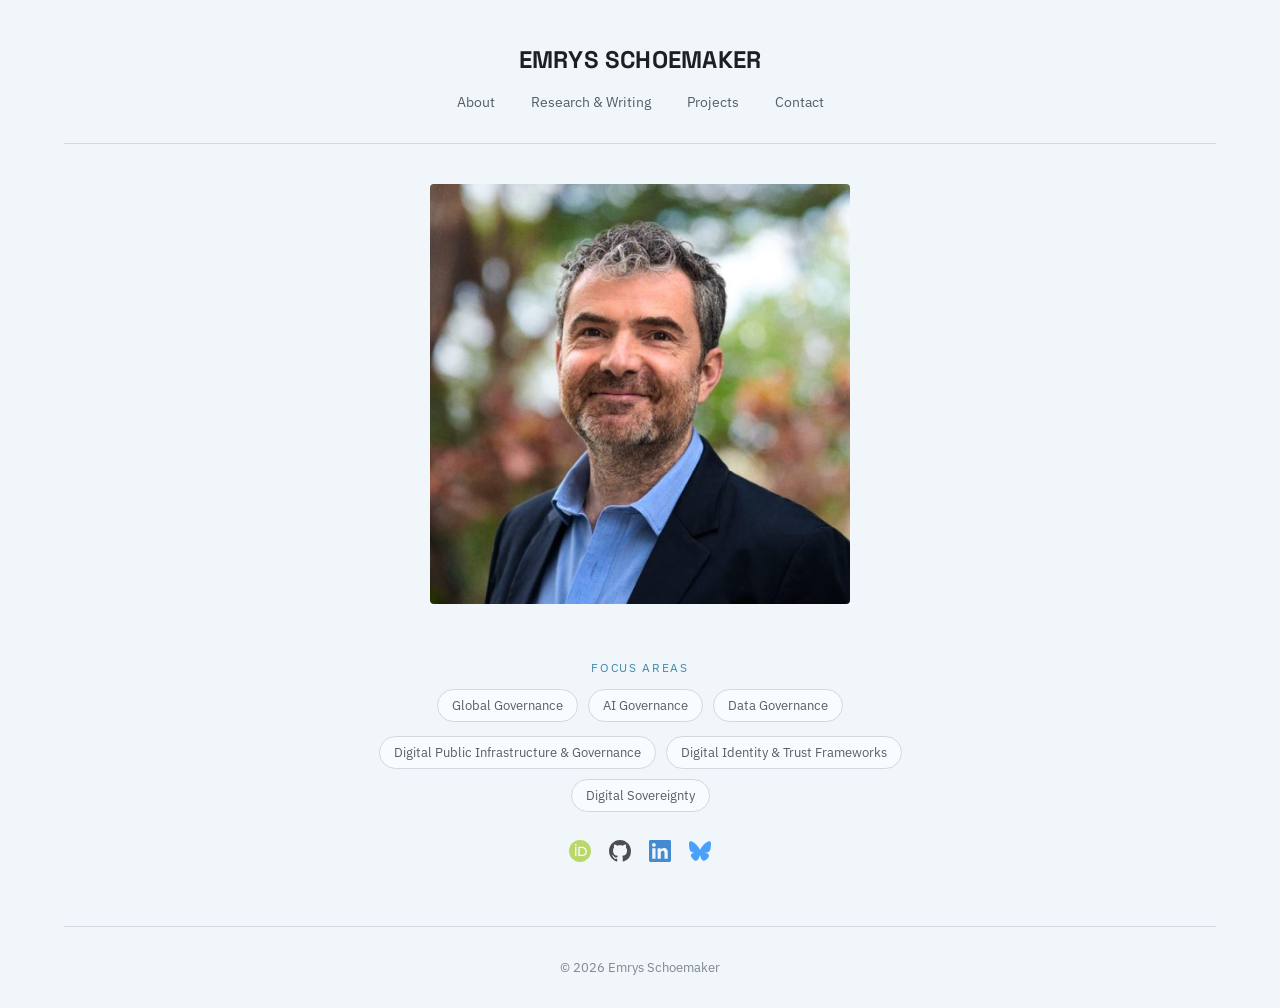
<file: index.html>
<!doctype html>
<html lang="en">
<head>
<meta charset="utf-8">
<meta name="viewport" content="width=device-width, initial-scale=1">
<title>Emrys Schoemaker</title>
<meta name="description" content="Emrys Schoemaker — researcher and practitioner working on digital governance, digital identity, and AI policy for the Global Majority.">
<link rel="canonical" href="https://emrysschoemaker.com/">
<link rel="icon" type="image/svg+xml" href="assets/img/favicon.svg">

<meta property="og:type" content="profile">
<meta property="og:site_name" content="Emrys Schoemaker">
<meta property="og:title" content="Emrys Schoemaker">
<meta property="og:description" content="Researcher and practitioner working on digital governance, digital identity, and AI policy for the Global Majority.">
<meta property="og:url" content="https://emrysschoemaker.com/">
<meta property="og:image" content="https://emrysschoemaker.com/assets/img/portrait.jpg">
<meta name="twitter:card" content="summary">
<meta name="twitter:title" content="Emrys Schoemaker">
<meta name="twitter:description" content="Researcher and practitioner working on digital governance, digital identity, and AI policy for the Global Majority.">
<meta name="twitter:image" content="https://emrysschoemaker.com/assets/img/portrait.jpg">

<script type="application/ld+json">
{
  "@context": "https://schema.org",
  "@type": "Person",
  "name": "Emrys Schoemaker",
  "url": "https://emrysschoemaker.com/",
  "image": "https://emrysschoemaker.com/assets/img/portrait.jpg",
  "jobTitle": "Executive Director, Global Digital Governance Lab",
  "description": "Researcher and practitioner working on digital governance, digital identity, and AI policy for the Global Majority.",
  "sameAs": [
    "https://orcid.org/0000-0001-6457-9435",
    "https://github.com/Emrys-S",
    "https://www.linkedin.com/in/emrysschoemaker/",
    "https://bsky.app/profile/emrys.eurosky.social"
  ]
}
</script>

<link rel="preconnect" href="https://fonts.googleapis.com">
<link rel="stylesheet" href="https://fonts.googleapis.com/css2?family=Space+Grotesk:wght@500;600;700&family=IBM+Plex+Sans:wght@400;500;600&family=IBM+Plex+Mono:wght@400;500&display=swap">
<link rel="stylesheet" href="assets/css/style.css">
</head>
<body>
<div class="page">
  <header class="site-header">
    <div class="wordmark"><a href="index.html">EMRYS SCHOEMAKER</a></div>
    <nav class="site-nav">
      <a href="about.html">About</a>
      <a href="research.html">Research &amp; Writing</a>
      <a href="projects.html">Projects</a>
      <a href="contact.html">Contact</a>
    </nav>
  </header>

  <main>
    <div class="portrait">
      <img src="assets/img/portrait.jpg" alt="Portrait of Emrys Schoemaker">
    </div>

    <div class="bio">
      <div class="focus-areas">
        <div class="eyebrow">Focus areas</div>
        <div class="tag-row">
          <div class="tag">Global Governance</div>
          <div class="tag">AI Governance</div>
          <div class="tag">Data Governance</div>
        </div>
        <div class="tag-row">
          <div class="tag">Digital Public Infrastructure &amp; Governance</div>
          <div class="tag">Digital Identity &amp; Trust Frameworks</div>
          <div class="tag">Digital Sovereignty</div>
        </div>
      </div>

      <div class="social-links">
        <a href="https://orcid.org/0000-0001-6457-9435" aria-label="ORCID"><img src="assets/img/icons/orcid.svg" alt="ORCID" width="22" height="22"></a>
        <a href="https://github.com/Emrys-S" aria-label="GitHub"><img src="assets/img/icons/github.svg" alt="GitHub" width="22" height="22"></a>
        <a href="https://www.linkedin.com/in/emrysschoemaker/" aria-label="LinkedIn"><img src="assets/img/icons/linkedin.svg" alt="LinkedIn" width="22" height="22"></a>
        <a href="https://bsky.app/profile/emrys.eurosky.social" aria-label="Bluesky"><img src="assets/img/icons/bluesky.svg" alt="Bluesky" width="22" height="22"></a>
      </div>
    </div>
  </main>

  <footer class="site-footer">
    &copy; <span id="year"></span> Emrys Schoemaker
  </footer>
</div>
<script src="assets/js/main.js"></script>
<script data-goatcounter="https://emrys.goatcounter.com/count"
        async src="//gc.zgo.at/count.js"></script>
</body>
</html>
</file>
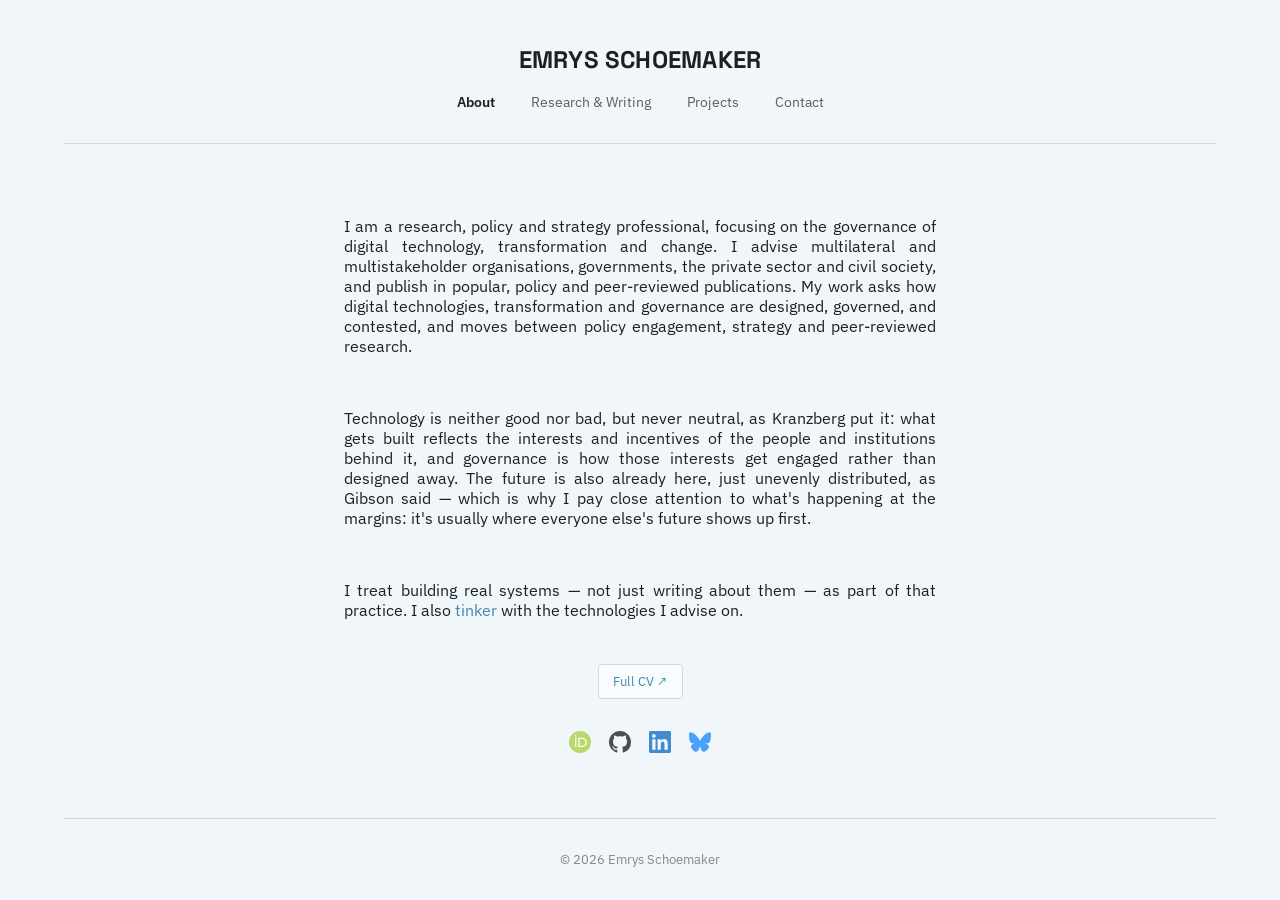
<file: about.html>
<!doctype html>
<html lang="en">
<head>
<meta charset="utf-8">
<meta name="viewport" content="width=device-width, initial-scale=1">
<title>About — Emrys Schoemaker</title>
<meta name="description" content="Emrys Schoemaker — researcher and practitioner working on digital governance, digital identity, and AI policy for the Global Majority.">
<link rel="canonical" href="https://emrysschoemaker.com/about.html">
<link rel="icon" type="image/svg+xml" href="assets/img/favicon.svg">

<meta property="og:type" content="profile">
<meta property="og:site_name" content="Emrys Schoemaker">
<meta property="og:title" content="About — Emrys Schoemaker">
<meta property="og:description" content="Researcher and practitioner working on digital governance, digital identity, and AI policy for the Global Majority.">
<meta property="og:url" content="https://emrysschoemaker.com/about.html">
<meta property="og:image" content="https://emrysschoemaker.com/assets/img/portrait.jpg">
<meta name="twitter:card" content="summary">
<meta name="twitter:title" content="About — Emrys Schoemaker">
<meta name="twitter:description" content="Researcher and practitioner working on digital governance, digital identity, and AI policy for the Global Majority.">
<meta name="twitter:image" content="https://emrysschoemaker.com/assets/img/portrait.jpg">

<link rel="preconnect" href="https://fonts.googleapis.com">
<link rel="stylesheet" href="https://fonts.googleapis.com/css2?family=Space+Grotesk:wght@500;600;700&family=IBM+Plex+Sans:wght@400;500;600&family=IBM+Plex+Mono:wght@400;500&display=swap">
<link rel="stylesheet" href="assets/css/style.css">
</head>
<body>
<div class="page">
  <header class="site-header">
    <div class="wordmark"><a href="index.html">EMRYS SCHOEMAKER</a></div>
    <nav class="site-nav">
      <a href="about.html" aria-current="page">About</a>
      <a href="research.html">Research &amp; Writing</a>
      <a href="projects.html">Projects</a>
      <a href="contact.html">Contact</a>
    </nav>
  </header>

  <main>
    <div class="about-bio">
      <div class="bio-text">
        <p>
          I am a research, policy and strategy professional, focusing on the governance of
          digital technology, transformation and change. I advise multilateral and
          multistakeholder organisations, governments, the private sector and civil society,
          and publish in popular, policy and peer-reviewed publications. My work asks how
          digital technologies, transformation and governance are designed, governed, and
          contested, and moves between policy engagement, strategy and peer-reviewed research.
        </p>
        <p>
          Technology is neither good nor bad, but never neutral, as Kranzberg put it: what gets
          built reflects the interests and incentives of the people and institutions behind it, and
          governance is how those interests get engaged rather than designed away. The future is
          also already here, just unevenly distributed, as Gibson said &mdash; which is why I pay
          close attention to what's happening at the margins: it's usually where everyone else's
          future shows up first.
        </p>
        <p>
          I treat building real systems &mdash; not just writing about them &mdash; as part of
          that practice. I also <a href="projects.html#building-heading">tinker</a> with the
          technologies I advise on.
        </p>
      </div>

      <a href="https://www.linkedin.com/in/emrysschoemaker/" class="cv-link">Full CV &#8599;</a>

      <div class="social-links">
        <a href="https://orcid.org/0000-0001-6457-9435" aria-label="ORCID"><img src="assets/img/icons/orcid.svg" alt="ORCID" width="22" height="22"></a>
        <a href="https://github.com/Emrys-S" aria-label="GitHub"><img src="assets/img/icons/github.svg" alt="GitHub" width="22" height="22"></a>
        <a href="https://www.linkedin.com/in/emrysschoemaker/" aria-label="LinkedIn"><img src="assets/img/icons/linkedin.svg" alt="LinkedIn" width="22" height="22"></a>
        <a href="https://bsky.app/profile/emrys.eurosky.social" aria-label="Bluesky"><img src="assets/img/icons/bluesky.svg" alt="Bluesky" width="22" height="22"></a>
      </div>
    </div>
  </main>

  <footer class="site-footer">
    &copy; <span id="year"></span> Emrys Schoemaker
  </footer>
</div>
<script src="assets/js/main.js"></script>
<script data-goatcounter="https://emrys.goatcounter.com/count"
        async src="//gc.zgo.at/count.js"></script>
</body>
</html>
</file>
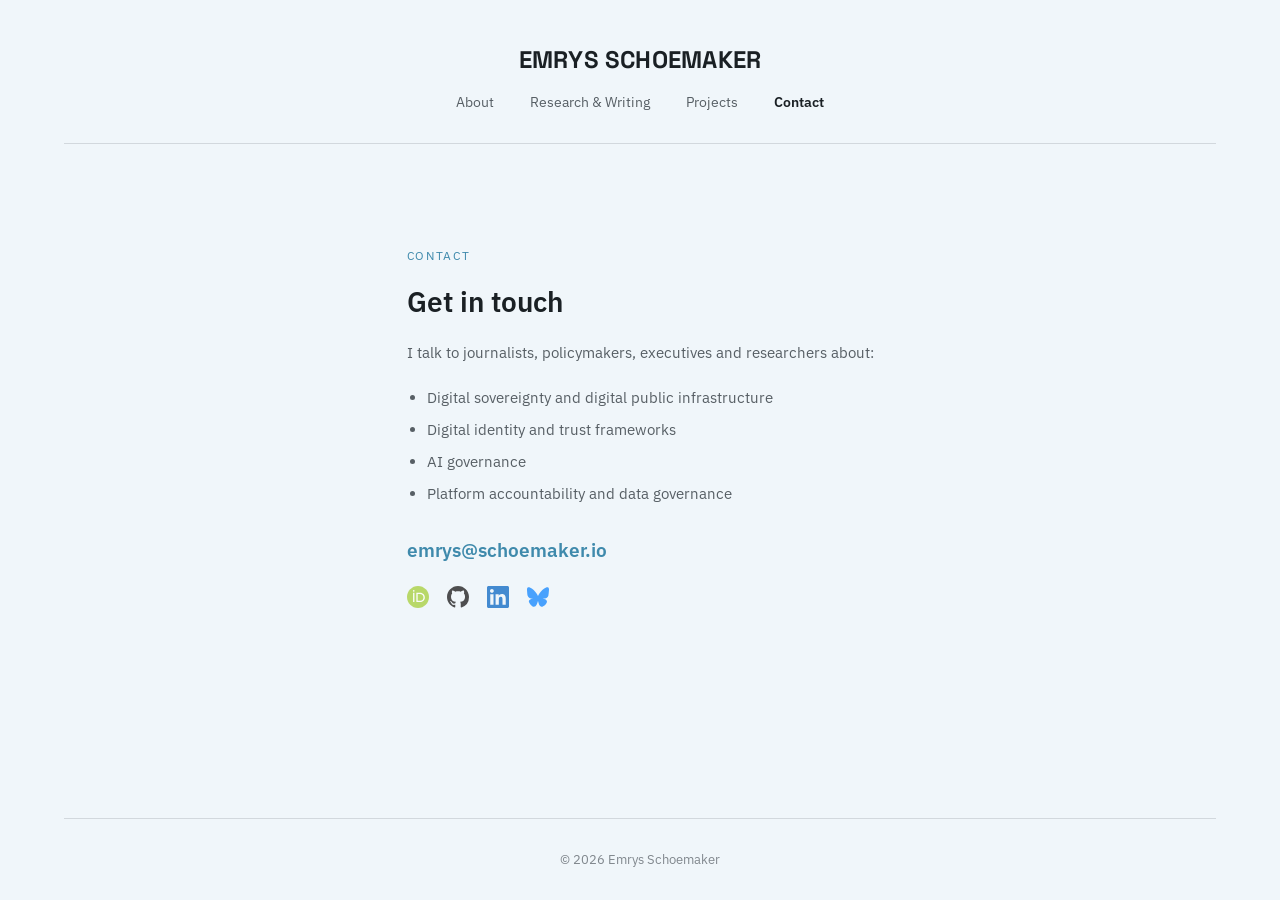
<file: contact.html>
<!doctype html>
<html lang="en">
<head>
<meta charset="utf-8">
<meta name="viewport" content="width=device-width, initial-scale=1">
<title>Contact — Emrys Schoemaker</title>
<meta name="description" content="Get in touch with Emrys Schoemaker about digital sovereignty, digital identity, AI governance, and platform accountability.">
<link rel="canonical" href="https://emrysschoemaker.com/contact.html">
<link rel="icon" type="image/svg+xml" href="assets/img/favicon.svg">

<meta property="og:type" content="website">
<meta property="og:site_name" content="Emrys Schoemaker">
<meta property="og:title" content="Contact — Emrys Schoemaker">
<meta property="og:description" content="Get in touch with Emrys Schoemaker about digital sovereignty, digital identity, AI governance, and platform accountability.">
<meta property="og:url" content="https://emrysschoemaker.com/contact.html">
<meta property="og:image" content="https://emrysschoemaker.com/assets/img/portrait.jpg">
<meta name="twitter:card" content="summary">
<meta name="twitter:title" content="Contact — Emrys Schoemaker">
<meta name="twitter:description" content="Get in touch with Emrys Schoemaker about digital sovereignty, digital identity, AI governance, and platform accountability.">
<meta name="twitter:image" content="https://emrysschoemaker.com/assets/img/portrait.jpg">

<link rel="preconnect" href="https://fonts.googleapis.com">
<link rel="stylesheet" href="https://fonts.googleapis.com/css2?family=Space+Grotesk:wght@500;600;700&family=IBM+Plex+Sans:wght@400;500;600&display=swap">
<link rel="stylesheet" href="assets/css/style.css">
</head>
<body>
<div class="page">
  <header class="site-header">
    <div class="wordmark"><a href="index.html">EMRYS SCHOEMAKER</a></div>
    <nav class="site-nav">
      <a href="about.html">About</a>
      <a href="research.html">Research &amp; Writing</a>
      <a href="projects.html">Projects</a>
      <a href="contact.html" aria-current="page">Contact</a>
    </nav>
  </header>

  <main class="contact-wrap">
    <div class="contact-card">
      <div class="eyebrow">Contact</div>
      <h1>Get in touch</h1>

      <p>
        I talk to journalists, policymakers, executives and researchers about:
      </p>

      <ul class="contact-list">
        <li>Digital sovereignty and digital public infrastructure</li>
        <li>Digital identity and trust frameworks</li>
        <li>AI governance</li>
        <li>Platform accountability and data governance</li>
      </ul>

      <a href="mailto:emrys@schoemaker.io" class="contact-email">emrys@schoemaker.io</a>

      <div class="social-links">
        <a href="https://orcid.org/0000-0001-6457-9435" aria-label="ORCID"><img src="assets/img/icons/orcid.svg" alt="ORCID" width="22" height="22"></a>
        <a href="https://github.com/Emrys-S" aria-label="GitHub"><img src="assets/img/icons/github.svg" alt="GitHub" width="22" height="22"></a>
        <a href="https://www.linkedin.com/in/emrysschoemaker/" aria-label="LinkedIn"><img src="assets/img/icons/linkedin.svg" alt="LinkedIn" width="22" height="22"></a>
        <a href="https://bsky.app/profile/emrys.eurosky.social" aria-label="Bluesky"><img src="assets/img/icons/bluesky.svg" alt="Bluesky" width="22" height="22"></a>
      </div>
    </div>
  </main>

  <footer class="site-footer">
    &copy; <span id="year"></span> Emrys Schoemaker
  </footer>
</div>
<script src="assets/js/main.js"></script>
<script data-goatcounter="https://emrys.goatcounter.com/count"
        async src="//gc.zgo.at/count.js"></script>
</body>
</html>
</file>
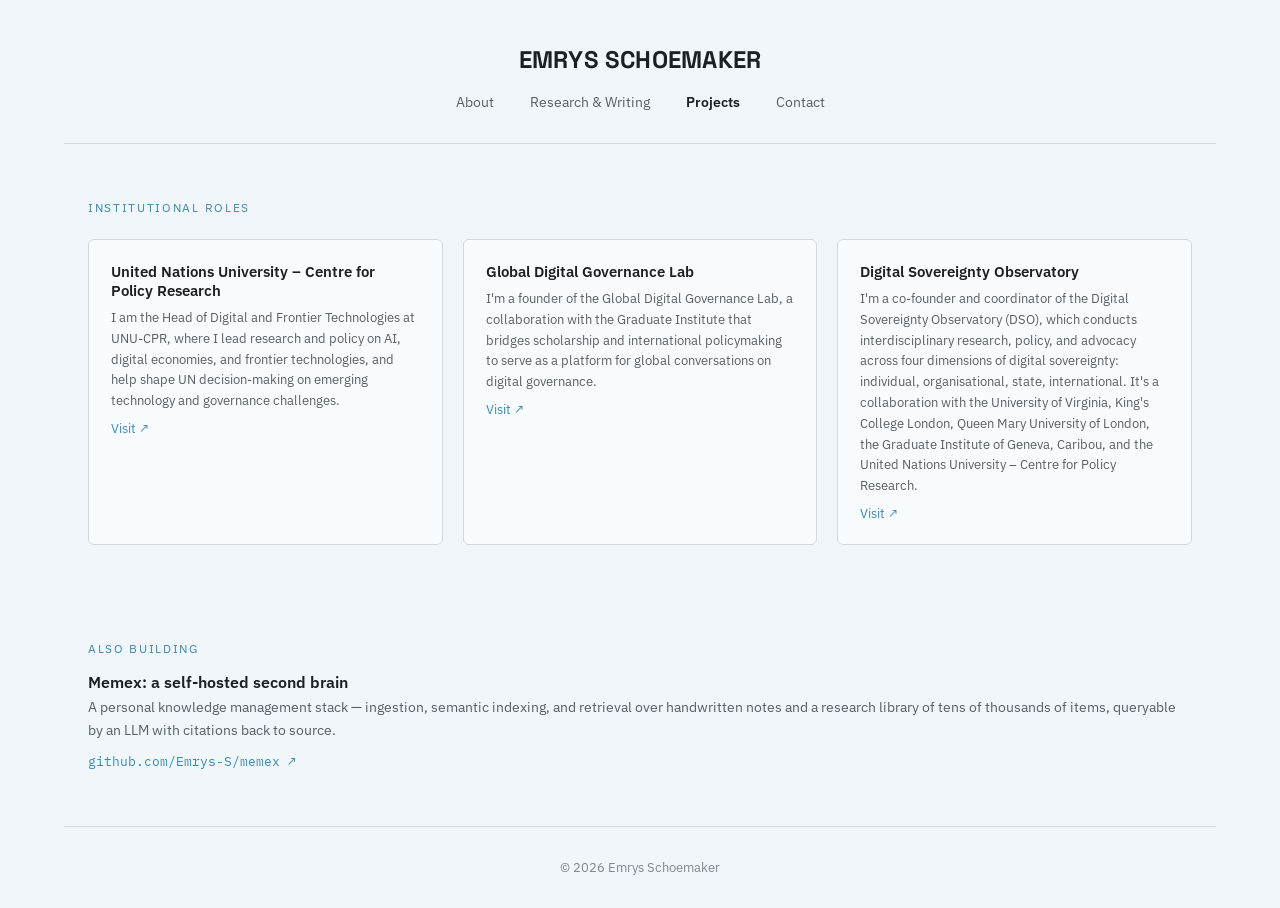
<file: projects.html>
<!doctype html>
<html lang="en">
<head>
<meta charset="utf-8">
<meta name="viewport" content="width=device-width, initial-scale=1">
<title>Projects — Emrys Schoemaker</title>
<meta name="description" content="Institutional roles and projects of Emrys Schoemaker, including the memex self-hosted research infrastructure.">
<link rel="canonical" href="https://emrysschoemaker.com/projects.html">
<link rel="icon" type="image/svg+xml" href="assets/img/favicon.svg">

<meta property="og:type" content="website">
<meta property="og:site_name" content="Emrys Schoemaker">
<meta property="og:title" content="Projects — Emrys Schoemaker">
<meta property="og:description" content="Institutional roles and projects of Emrys Schoemaker, including the memex self-hosted research infrastructure.">
<meta property="og:url" content="https://emrysschoemaker.com/projects.html">
<meta property="og:image" content="https://emrysschoemaker.com/assets/img/portrait.jpg">
<meta name="twitter:card" content="summary">
<meta name="twitter:title" content="Projects — Emrys Schoemaker">
<meta name="twitter:description" content="Institutional roles and projects of Emrys Schoemaker, including the memex self-hosted research infrastructure.">
<meta name="twitter:image" content="https://emrysschoemaker.com/assets/img/portrait.jpg">

<link rel="preconnect" href="https://fonts.googleapis.com">
<link rel="stylesheet" href="https://fonts.googleapis.com/css2?family=Space+Grotesk:wght@500;600;700&family=IBM+Plex+Sans:wght@400;500;600&family=IBM+Plex+Mono:wght@400;500&display=swap">
<link rel="stylesheet" href="assets/css/style.css">
</head>
<body>
<div class="page">
  <header class="site-header">
    <div class="wordmark"><a href="index.html">EMRYS SCHOEMAKER</a></div>
    <nav class="site-nav">
      <a href="about.html">About</a>
      <a href="research.html">Research &amp; Writing</a>
      <a href="projects.html" aria-current="page">Projects</a>
      <a href="contact.html">Contact</a>
    </nav>
  </header>

  <main class="section-pad">

    <section aria-labelledby="engagements-heading">
      <div class="eyebrow" id="engagements-heading" style="margin-bottom:24px;">Institutional Roles</div>
      <div class="engagement-grid">

        <div class="engagement-card">
          <h3>United Nations University &ndash; Centre for Policy Research</h3>
          <p>I am the Head of Digital and Frontier Technologies at UNU-CPR, where I lead
          research and policy on AI, digital economies, and frontier technologies, and help
          shape UN decision-making on emerging technology and governance challenges.</p>
          <a href="https://unu.edu/cpr/about/emrys-schoemaker" class="entry-link">Visit &#8599;</a>
        </div>

        <div class="engagement-card">
          <h3>Global Digital Governance Lab</h3>
          <p>I'm a founder of the Global Digital Governance Lab, a collaboration with the
          Graduate Institute that bridges scholarship and international policymaking to serve
          as a platform for global conversations on digital governance.</p>
          <a href="https://gdglab.ch/" class="entry-link">Visit &#8599;</a>
        </div>

        <div class="engagement-card">
          <h3>Digital Sovereignty Observatory</h3>
          <p>I'm a co-founder and coordinator of the Digital Sovereignty Observatory (DSO),
          which conducts interdisciplinary research, policy, and advocacy across four
          dimensions of digital sovereignty: individual, organisational, state, international.
          It's a collaboration with the University of Virginia, King's College London, Queen
          Mary University of London, the Graduate Institute of Geneva, Caribou, and the United
          Nations University &ndash; Centre for Policy Research.</p>
          <a href="https://www.digitalsovereigntyobservatory.org/" class="entry-link">Visit &#8599;</a>
        </div>

      </div>
    </section>

    <section aria-labelledby="building-heading">
      <div class="eyebrow" id="building-heading" style="margin-bottom:16px; margin-top:56px;">Also building</div>
      <div class="entry-list">
        <article>
          <div class="entry-title">Memex: a self-hosted second brain</div>
          <div class="entry-desc">
            A personal knowledge management stack &mdash; ingestion, semantic indexing, and
            retrieval over handwritten notes and a research library of tens of thousands of
            items, queryable by an LLM with citations back to source.
          </div>
          <a href="https://github.com/Emrys-S/memex" class="mono entry-link">github.com/Emrys-S/memex &#8599;</a>
        </article>
      </div>
    </section>

  </main>

  <footer class="site-footer">
    &copy; <span id="year"></span> Emrys Schoemaker
  </footer>
</div>
<script src="assets/js/main.js"></script>
<script data-goatcounter="https://emrys.goatcounter.com/count"
        async src="//gc.zgo.at/count.js"></script>
</body>
</html>
</file>
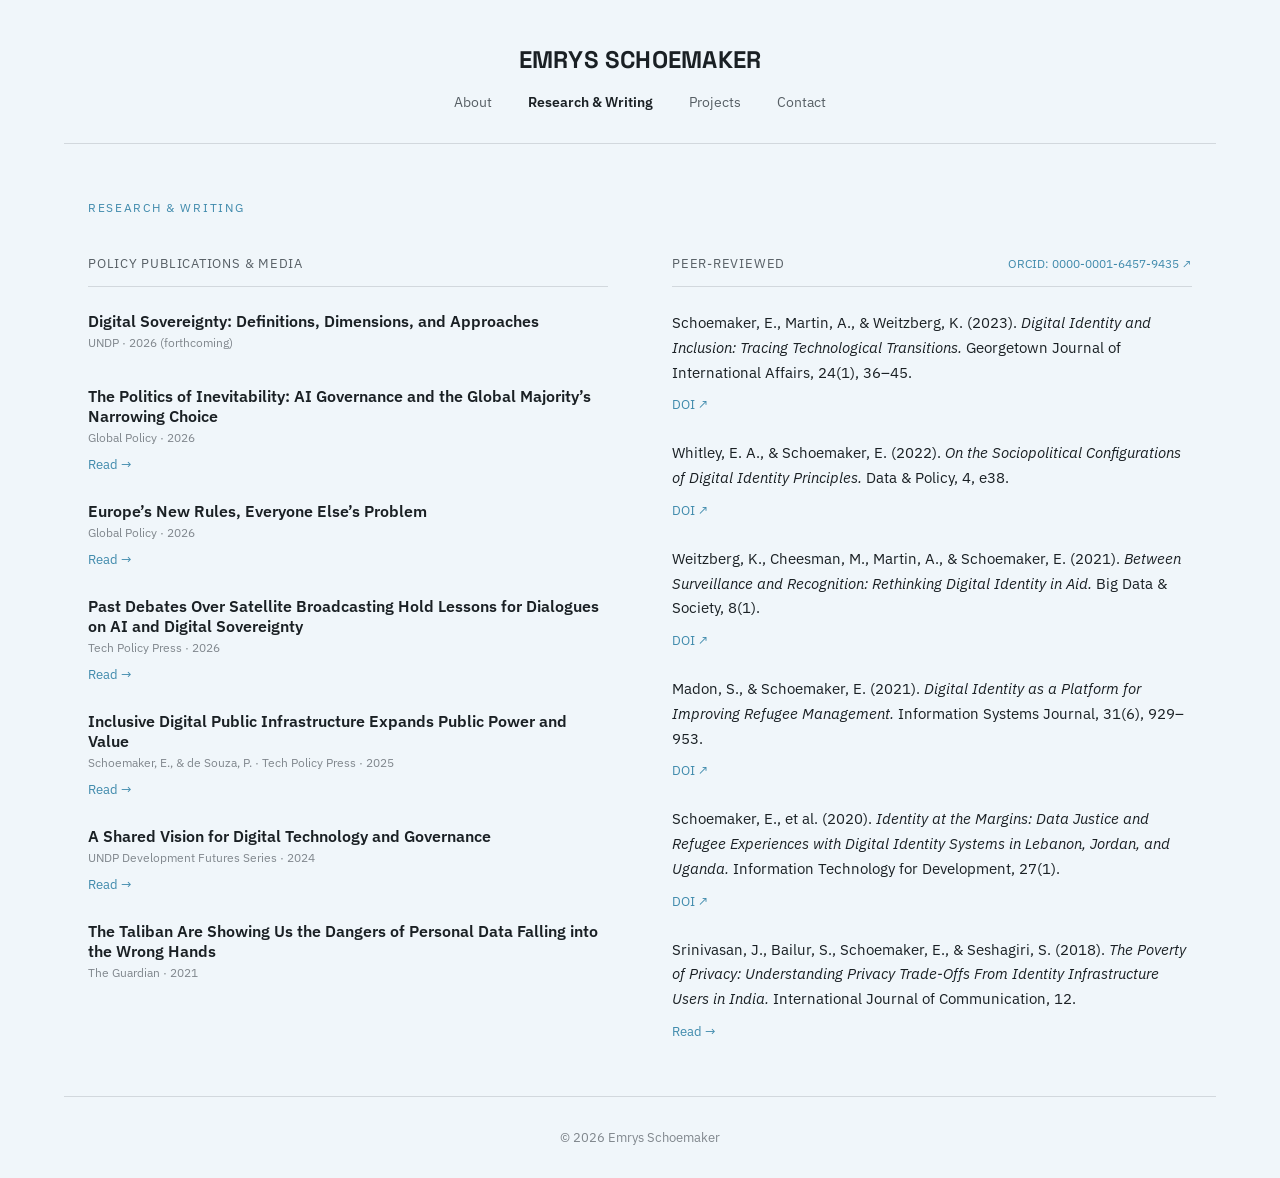
<file: research.html>
<!doctype html>
<html lang="en">
<head>
<meta charset="utf-8">
<meta name="viewport" content="width=device-width, initial-scale=1">
<title>Research &amp; Writing — Emrys Schoemaker</title>
<meta name="description" content="Policy commentary and peer-reviewed academic publications by Emrys Schoemaker on digital governance, digital identity, and AI policy.">
<link rel="canonical" href="https://emrysschoemaker.com/research.html">
<link rel="icon" type="image/svg+xml" href="assets/img/favicon.svg">

<meta property="og:type" content="website">
<meta property="og:site_name" content="Emrys Schoemaker">
<meta property="og:title" content="Research &amp; Writing — Emrys Schoemaker">
<meta property="og:description" content="Policy commentary and peer-reviewed academic publications by Emrys Schoemaker on digital governance, digital identity, and AI policy.">
<meta property="og:url" content="https://emrysschoemaker.com/research.html">
<meta property="og:image" content="https://emrysschoemaker.com/assets/img/portrait.jpg">
<meta name="twitter:card" content="summary">
<meta name="twitter:title" content="Research &amp; Writing — Emrys Schoemaker">
<meta name="twitter:description" content="Policy commentary and peer-reviewed academic publications by Emrys Schoemaker on digital governance, digital identity, and AI policy.">
<meta name="twitter:image" content="https://emrysschoemaker.com/assets/img/portrait.jpg">

<link rel="preconnect" href="https://fonts.googleapis.com">
<link rel="stylesheet" href="https://fonts.googleapis.com/css2?family=Space+Grotesk:wght@500;600;700&family=IBM+Plex+Sans:wght@400;500;600&family=IBM+Plex+Mono:wght@400;500&display=swap">
<link rel="stylesheet" href="assets/css/style.css">
</head>
<body>
<div class="page">
  <header class="site-header">
    <div class="wordmark"><a href="index.html">EMRYS SCHOEMAKER</a></div>
    <nav class="site-nav">
      <a href="about.html">About</a>
      <a href="research.html" aria-current="page">Research &amp; Writing</a>
      <a href="projects.html">Projects</a>
      <a href="contact.html">Contact</a>
    </nav>
  </header>

  <main class="section-pad">
    <div class="eyebrow">Research &amp; Writing</div>

    <div class="tracks">

      <section aria-labelledby="policy-heading">
        <div class="track-label" id="policy-heading">Policy Publications &amp; Media</div>
        <div class="entry-list">

          <article>
            <div class="entry-title">Digital Sovereignty: Definitions, Dimensions, and Approaches</div>
            <div class="entry-meta">UNDP &middot; 2026 (forthcoming)</div>
          </article>

          <article>
            <div class="entry-title">The Politics of Inevitability: AI Governance and the Global Majority&rsquo;s Narrowing Choice</div>
            <div class="entry-meta">Global Policy &middot; 2026</div>
            <a href="https://www.globalpolicyjournal.com/blog/24/07/2026/politics-inevitability-ai-governance-and-global-majoritys-narrowing-choice" class="entry-link">Read &rarr;</a>
          </article>

          <article>
            <div class="entry-title">Europe&rsquo;s New Rules, Everyone Else&rsquo;s Problem</div>
            <div class="entry-meta">Global Policy &middot; 2026</div>
            <a href="https://www.globalpolicyjournal.com/blog/08/06/2026/europes-new-rules-everyone-elses-problem" class="entry-link">Read &rarr;</a>
          </article>

          <article>
            <div class="entry-title">Past Debates Over Satellite Broadcasting Hold Lessons for Dialogues on AI and Digital Sovereignty</div>
            <div class="entry-meta">Tech Policy Press &middot; 2026</div>
            <a href="https://www.techpolicy.press/past-debates-over-satellite-broadcasting-hold-lessons-for-dialogues-on-ai-and-digital-sovereignty/" class="entry-link">Read &rarr;</a>
          </article>

          <article>
            <div class="entry-title">Inclusive Digital Public Infrastructure Expands Public Power and Value</div>
            <div class="entry-meta">Schoemaker, E., &amp; de Souza, P. &middot; Tech Policy Press &middot; 2025</div>
            <a href="https://www.techpolicy.press/inclusive-digital-public-infrastructure-expands-public-power-and-value/" class="entry-link">Read &rarr;</a>
          </article>

          <article>
            <div class="entry-title">A Shared Vision for Digital Technology and Governance</div>
            <div class="entry-meta">UNDP Development Futures Series &middot; 2024</div>
            <a href="https://www.undp.org/sites/g/files/zskgke326/files/2024-02/undp-dsf-a-shared-vision-for-digital-technology-and-governance.pdf" class="entry-link">Read &rarr;</a>
          </article>

          <article>
            <div class="entry-title">The Taliban Are Showing Us the Dangers of Personal Data Falling into the Wrong Hands</div>
            <div class="entry-meta">The Guardian &middot; 2021</div>
          </article>

        </div>
      </section>

      <section aria-labelledby="academic-heading">
        <div class="track-label">
          <span id="academic-heading">Peer-Reviewed</span>
          <a href="https://orcid.org/0000-0001-6457-9435" class="orcid-link">ORCID: 0000-0001-6457-9435 &#8599;</a>
        </div>
        <div class="entry-list">

          <article>
            <div class="citation">
              Schoemaker, E., Martin, A., &amp; Weitzberg, K. (2023). <em>Digital Identity and
              Inclusion: Tracing Technological Transitions.</em> Georgetown Journal of
              International Affairs, 24(1), 36&ndash;45.
            </div>
            <a href="https://doi.org/10.1353/gia.2023.a897699" class="entry-link">DOI &#8599;</a>
          </article>

          <article>
            <div class="citation">
              Whitley, E. A., &amp; Schoemaker, E. (2022). <em>On the Sociopolitical
              Configurations of Digital Identity Principles.</em> Data &amp; Policy, 4, e38.
            </div>
            <a href="https://doi.org/10.1017/dap.2022.30" class="entry-link">DOI &#8599;</a>
          </article>

          <article>
            <div class="citation">
              Weitzberg, K., Cheesman, M., Martin, A., &amp; Schoemaker, E. (2021). <em>Between
              Surveillance and Recognition: Rethinking Digital Identity in Aid.</em> Big Data
              &amp; Society, 8(1).
            </div>
            <a href="https://doi.org/10.1177/20539517211006744" class="entry-link">DOI &#8599;</a>
          </article>

          <article>
            <div class="citation">
              Madon, S., &amp; Schoemaker, E. (2021). <em>Digital Identity as a Platform for
              Improving Refugee Management.</em> Information Systems Journal, 31(6), 929&ndash;953.
            </div>
            <a href="https://doi.org/10.1111/isj.12353" class="entry-link">DOI &#8599;</a>
          </article>

          <article>
            <div class="citation">
              Schoemaker, E., et al. (2020). <em>Identity at the Margins: Data Justice and
              Refugee Experiences with Digital Identity Systems in Lebanon, Jordan, and
              Uganda.</em> Information Technology for Development, 27(1).
            </div>
            <a href="https://doi.org/10.1080/02681102.2020.1785826" class="entry-link">DOI &#8599;</a>
          </article>

          <article>
            <div class="citation">
              Srinivasan, J., Bailur, S., Schoemaker, E., &amp; Seshagiri, S. (2018). <em>The
              Poverty of Privacy: Understanding Privacy Trade-Offs From Identity Infrastructure
              Users in India.</em> International Journal of Communication, 12.
            </div>
            <a href="https://ijoc.org/index.php/ijoc/article/view/7046" class="entry-link">Read &rarr;</a>
          </article>

        </div>
      </section>

    </div>
  </main>

  <footer class="site-footer">
    &copy; <span id="year"></span> Emrys Schoemaker
  </footer>
</div>
<script src="assets/js/main.js"></script>
<script data-goatcounter="https://emrys.goatcounter.com/count"
        async src="//gc.zgo.at/count.js"></script>
</body>
</html>
</file>
<file: assets/css/style.css>
/* Emrys Schoemaker — personal site
   Design tokens carried over from the approved mockup (Claude Design canvas). */

:root {
  --bg: oklch(0.97 0.008 240);
  --bg-card: oklch(0.99 0.004 240);
  --bg-feature: oklch(0.945 0.012 235);
  --fg: oklch(0.24 0.012 240);
  --fg-muted: oklch(0.48 0.014 240);
  --fg-faint: oklch(0.62 0.012 240);
  --border: oklch(0.88 0.01 240);
  --border-feature: oklch(0.78 0.03 230);
  --accent: oklch(0.60 0.09 230);
  --photo-bg: oklch(0.90 0.015 240);
}

* {
  box-sizing: border-box;
}

html {
  color-scheme: light;
}

body {
  margin: 0;
  background: var(--bg);
  color: var(--fg);
  font-family: 'IBM Plex Sans', system-ui, sans-serif;
  -webkit-font-smoothing: antialiased;
}

a {
  color: var(--accent);
  text-decoration: none;
}

a:hover {
  color: var(--fg);
}

img {
  max-width: 100%;
}

.wordmark {
  font-family: 'Space Grotesk', sans-serif;
  font-weight: 700;
  letter-spacing: 0.01em;
}

.eyebrow {
  font-size: 12px;
  letter-spacing: 0.14em;
  text-transform: uppercase;
  color: var(--accent);
}

.mono {
  font-family: 'IBM Plex Mono', monospace;
}

/* ---------- Layout shell ---------- */

.page {
  max-width: 1152px;
  margin: 0 auto;
  display: flex;
  flex-direction: column;
  min-height: 100vh;
}

/* ---------- Header / nav ---------- */

.site-header {
  display: flex;
  flex-direction: column;
  align-items: center;
  gap: 18px;
  padding: 44px 24px 32px;
  border-bottom: 1px solid var(--border);
}

.site-header .wordmark {
  font-size: 24px;
  text-align: center;
}

.site-header .wordmark a {
  color: var(--fg);
}

.site-header .wordmark a:hover {
  color: var(--accent);
}

.site-nav {
  display: flex;
  flex-wrap: wrap;
  justify-content: center;
  gap: clamp(16px, 4vw, 36px);
}

.site-nav a {
  font-size: 14px;
  color: var(--fg-muted);
}

.site-nav a[aria-current="page"] {
  color: var(--fg);
  font-weight: 600;
}

main {
  flex: 1;
}

/* ---------- Footer ---------- */

.site-footer {
  padding: 32px 24px;
  border-top: 1px solid var(--border);
  text-align: center;
  font-size: 13px;
  color: var(--fg-faint);
}

/* ---------- Home ---------- */

.portrait {
  margin: 40px auto 0;
  width: min(420px, 70vw);
  height: min(420px, 70vw);
  background: var(--photo-bg);
  border-radius: 4px;
  overflow: hidden;
  display: flex;
  align-items: center;
  justify-content: center;
}

.portrait img {
  width: 100%;
  height: 100%;
  object-fit: contain;
}

.bio {
  padding: 48px 24px 64px;
  display: flex;
  flex-direction: column;
  align-items: center;
  gap: 24px;
  max-width: 640px;
  margin: 0 auto;
  text-align: center;
}

.bio-text {
  display: flex;
  flex-direction: column;
  gap: 20px;
}

.focus-areas {
  display: flex;
  flex-direction: column;
  align-items: center;
  gap: 14px;
  margin-top: 8px;
}

.tag-row {
  display: flex;
  flex-wrap: wrap;
  justify-content: center;
  gap: 10px;
}

.tag {
  font-size: 13px;
  padding: 7px 14px;
  border: 1px solid var(--border);
  border-radius: 20px;
  color: var(--fg-muted);
  background: var(--bg-card);
}

/* ---------- About ---------- */

.about-bio {
  padding: 56px 24px 64px;
  display: flex;
  flex-direction: column;
  align-items: center;
  gap: 28px;
  max-width: 640px;
  margin: 0 auto;
}

.about-bio .bio-text {
  align-self: stretch;
  text-align: justify;
  text-align-last: left;
  hyphens: auto;
}

.cv-link {
  font-size: 13px;
  border: 1px solid var(--border);
  border-radius: 4px;
  padding: 8px 14px;
  background: var(--bg-card);
}

/* ---------- Research & Writing ---------- */

.section-pad {
  padding: 56px 24px;
  display: flex;
  flex-direction: column;
  gap: 40px;
}

.track-label {
  font-size: 13px;
  letter-spacing: 0.06em;
  text-transform: uppercase;
  color: var(--fg-muted);
  border-bottom: 1px solid var(--border);
  padding-bottom: 14px;
  margin-bottom: 24px;
  display: flex;
  align-items: baseline;
  justify-content: space-between;
  gap: 12px;
  flex-wrap: wrap;
}

.track-label .orcid-link {
  font-size: 12px;
  font-weight: 400;
  text-transform: none;
  letter-spacing: normal;
}

.tracks {
  display: grid;
  grid-template-columns: repeat(2, minmax(0, 1fr));
  gap: 64px;
}

.entry-list {
  display: flex;
  flex-direction: column;
  gap: 28px;
}

.entry-title {
  font-size: 16px;
  font-weight: 600;
  margin-bottom: 4px;
}

.entry-meta {
  font-size: 12px;
  color: var(--fg-faint);
  margin-bottom: 8px;
}

.entry-desc {
  font-size: 14px;
  color: var(--fg-muted);
  line-height: 1.65;
  margin-bottom: 8px;
}

.entry-link {
  font-size: 13px;
}

.citation {
  font-size: 15px;
  line-height: 1.65;
  margin-bottom: 8px;
}

/* ---------- Projects ---------- */

.engagement-grid {
  display: grid;
  grid-template-columns: repeat(3, minmax(0, 1fr));
  gap: 20px;
}

.engagement-card {
  border: 1px solid var(--border);
  background: var(--bg-card);
  border-radius: 6px;
  padding: 22px;
  display: flex;
  flex-direction: column;
  gap: 8px;
}

.engagement-card h3 {
  font-size: 15px;
  font-weight: 600;
  margin: 0;
}

.engagement-card p {
  font-size: 13px;
  color: var(--fg-muted);
  line-height: 1.6;
  margin: 0;
}

/* ---------- Contact ---------- */

.contact-wrap {
  flex: 1;
  padding: 64px 24px;
  display: flex;
  justify-content: center;
}

.contact-card {
  display: flex;
  flex-direction: column;
  gap: 20px;
  max-width: 560px;
  padding-top: 40px;
}

.contact-card h1 {
  font-size: 28px;
  font-weight: 600;
  margin: 0;
}

.contact-card > p {
  margin: 0;
  font-size: 15px;
  color: var(--fg-muted);
  line-height: 1.7;
}

.contact-list {
  margin: 0;
  padding-left: 20px;
  display: flex;
  flex-direction: column;
  gap: 8px;
  font-size: 15px;
  color: var(--fg-muted);
  line-height: 1.6;
}

.contact-email {
  font-size: 19px;
  font-weight: 600;
  margin-top: 12px;
}

.social-links {
  display: flex;
  align-items: center;
  gap: 18px;
  margin-top: 4px;
}

.social-links a {
  display: flex;
  opacity: 0.75;
  transition: opacity 0.15s ease;
}

.social-links a:hover {
  opacity: 1;
}

.social-links img {
  width: 22px;
  height: 22px;
  display: block;
}

/* ---------- Responsive ---------- */

@media (max-width: 800px) {
  .tracks {
    grid-template-columns: 1fr;
    gap: 40px;
  }

  .engagement-grid {
    grid-template-columns: repeat(2, minmax(0, 1fr));
  }
}

@media (max-width: 560px) {
  .engagement-grid {
    grid-template-columns: 1fr;
  }
}
</file>
